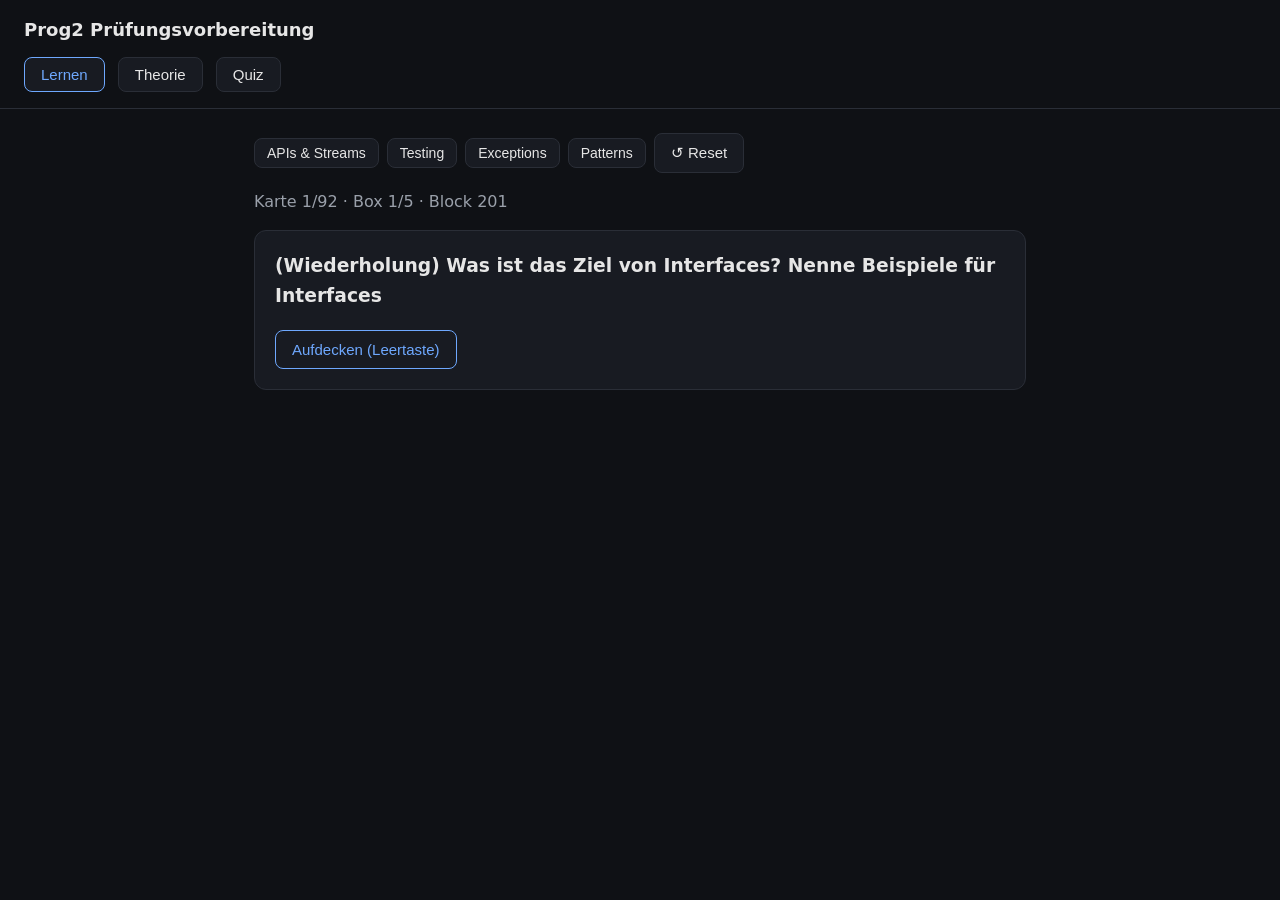
<file: prog2-test/index.html>
<!doctype html>
<html lang="de">
<head>
  <meta charset="utf-8">
  <meta name="viewport" content="width=device-width, initial-scale=1">
  <title>Prog2 Prüfungsvorbereitung</title>
  <link rel="stylesheet" href="css/styles.css">
</head>
<body>
  <header>
    <h1>Prog2 Prüfungsvorbereitung</h1>
    <nav id="tabs">
      <button data-tab="learn" class="active">Lernen</button>
      <button data-tab="theory">Theorie</button>
      <button data-tab="quiz">Quiz</button>
    </nav>
  </header>
  <main>
    <section id="view-learn" class="view"></section>
    <section id="view-theory" class="view hidden"></section>
    <section id="view-quiz" class="view hidden"></section>
  </main>

  <!-- Daten: Basis zuerst, dann Content-Blöcke -->
  <script src="data/topics.js"></script>
  <script src="data/content-201.js"></script>
  <script src="data/content-202.js"></script>
  <script src="data/content-203.js"></script>
  <script src="data/content-204.js"></script>
  <!-- Ausführliche Theorie (ersetzt die knappen Einheiten aus den content-Dateien) -->
  <script src="data/theory-201.js"></script>
  <script src="data/theory-202.js"></script>
  <script src="data/theory-203.js"></script>
  <script src="data/theory-204.js"></script>
  <!-- Logik -->
  <script src="js/leitner.js"></script>
  <script src="js/quiz.js"></script>
  <script src="js/storage.js"></script>
  <script src="js/highlight.js"></script>
  <!-- UI -->
  <script src="js/app.js"></script>
</body>
</html>
</file>
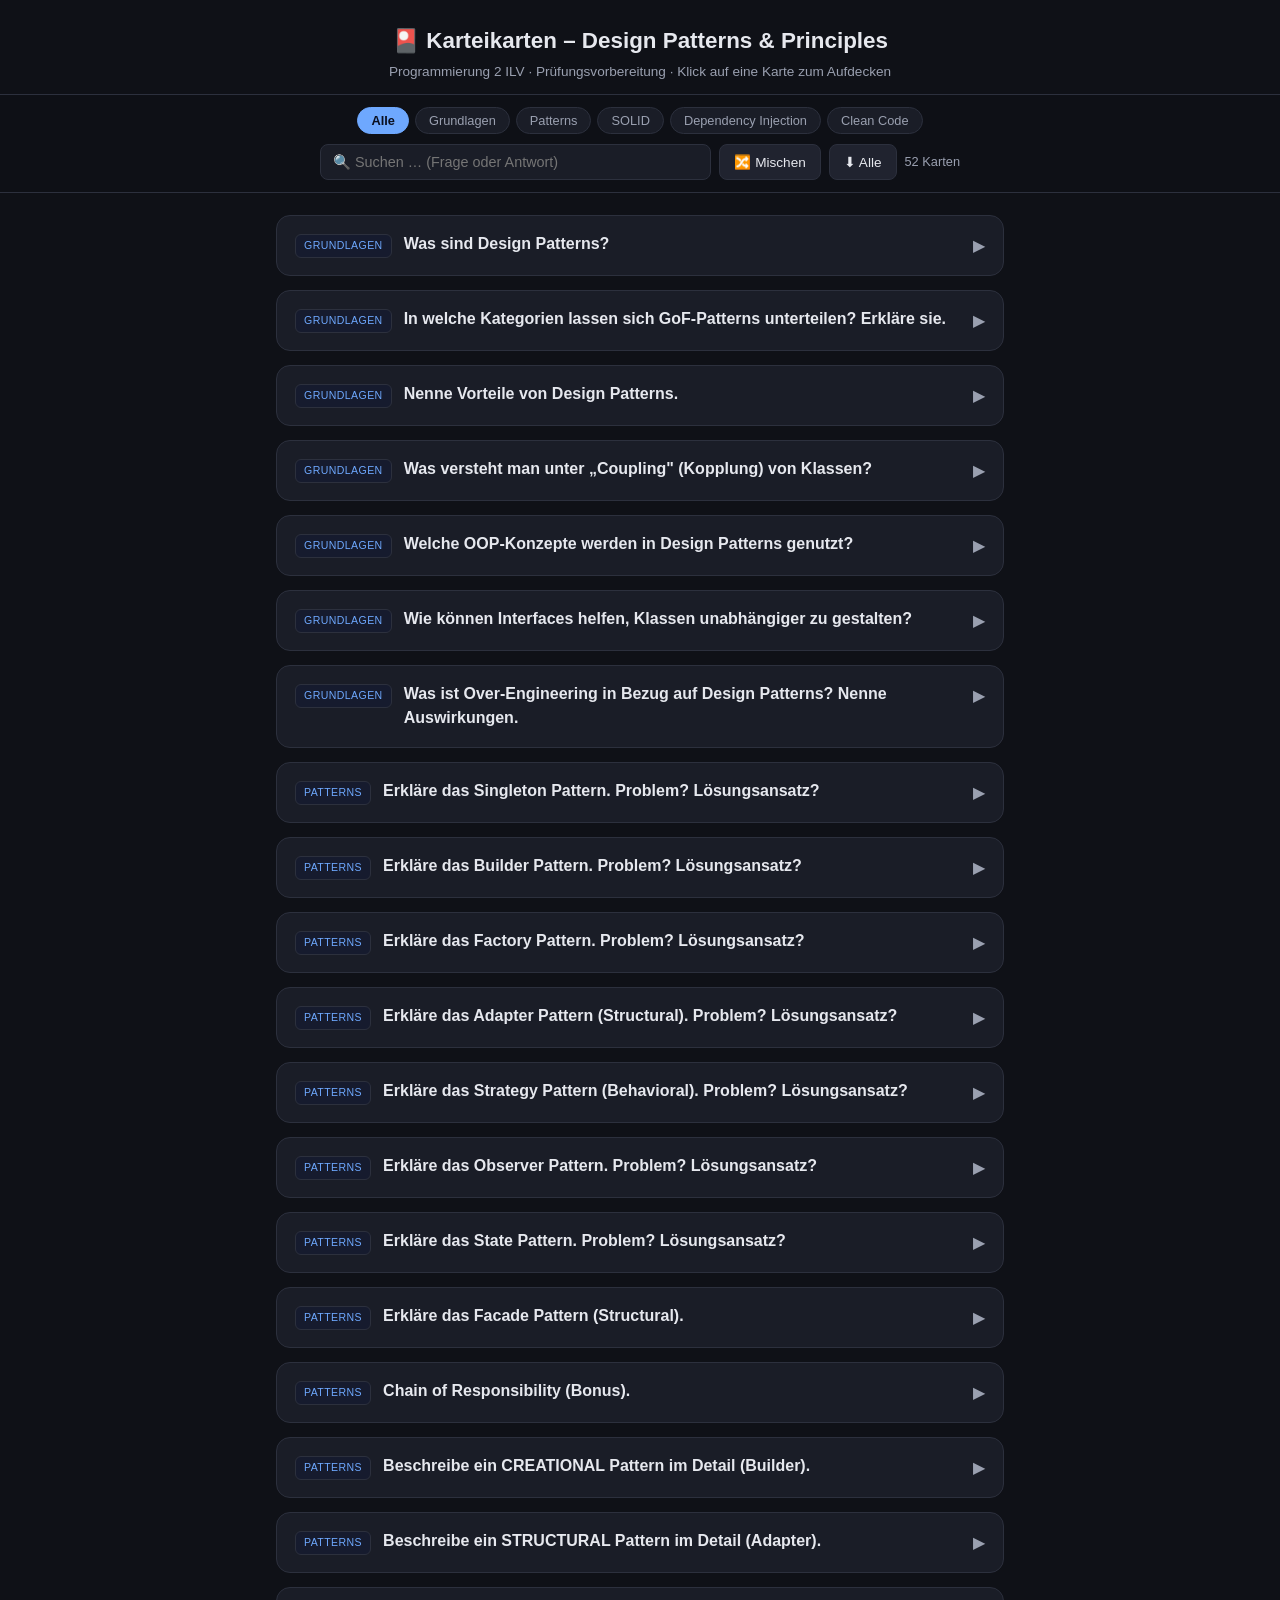
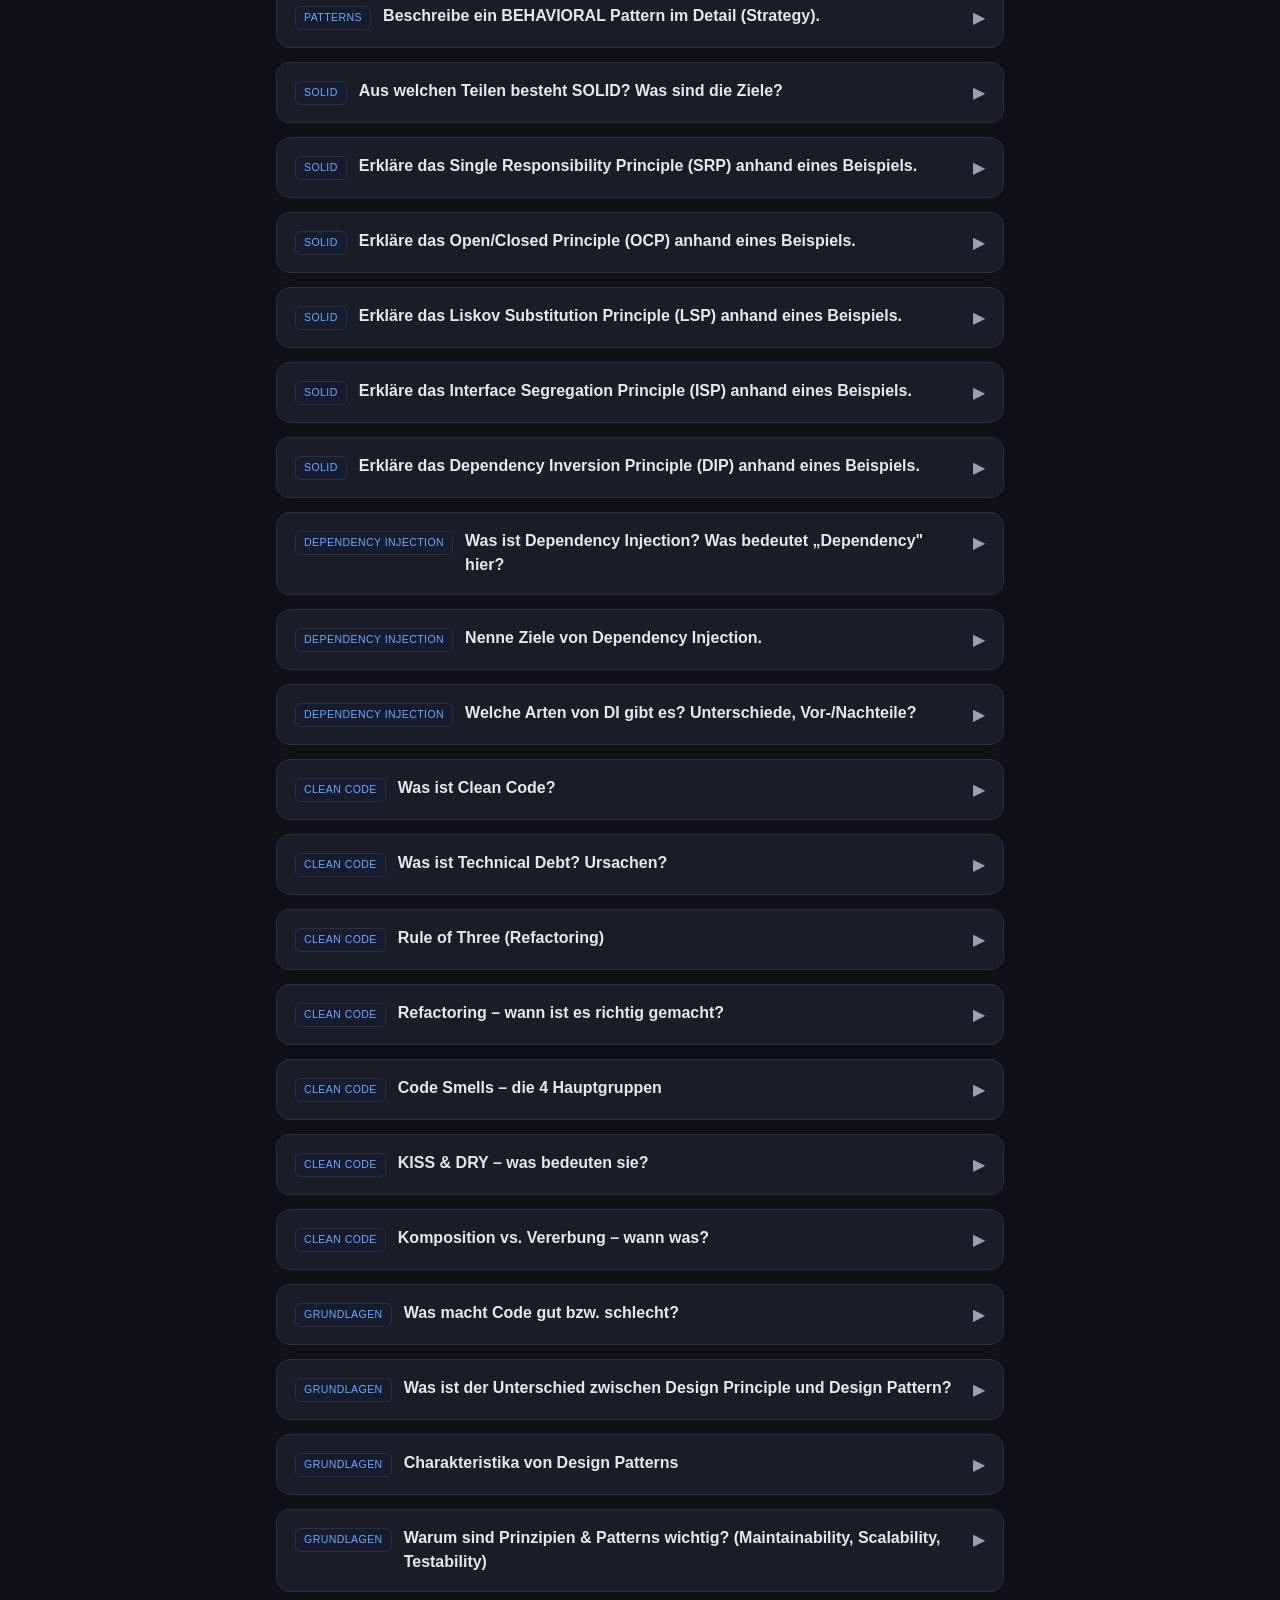
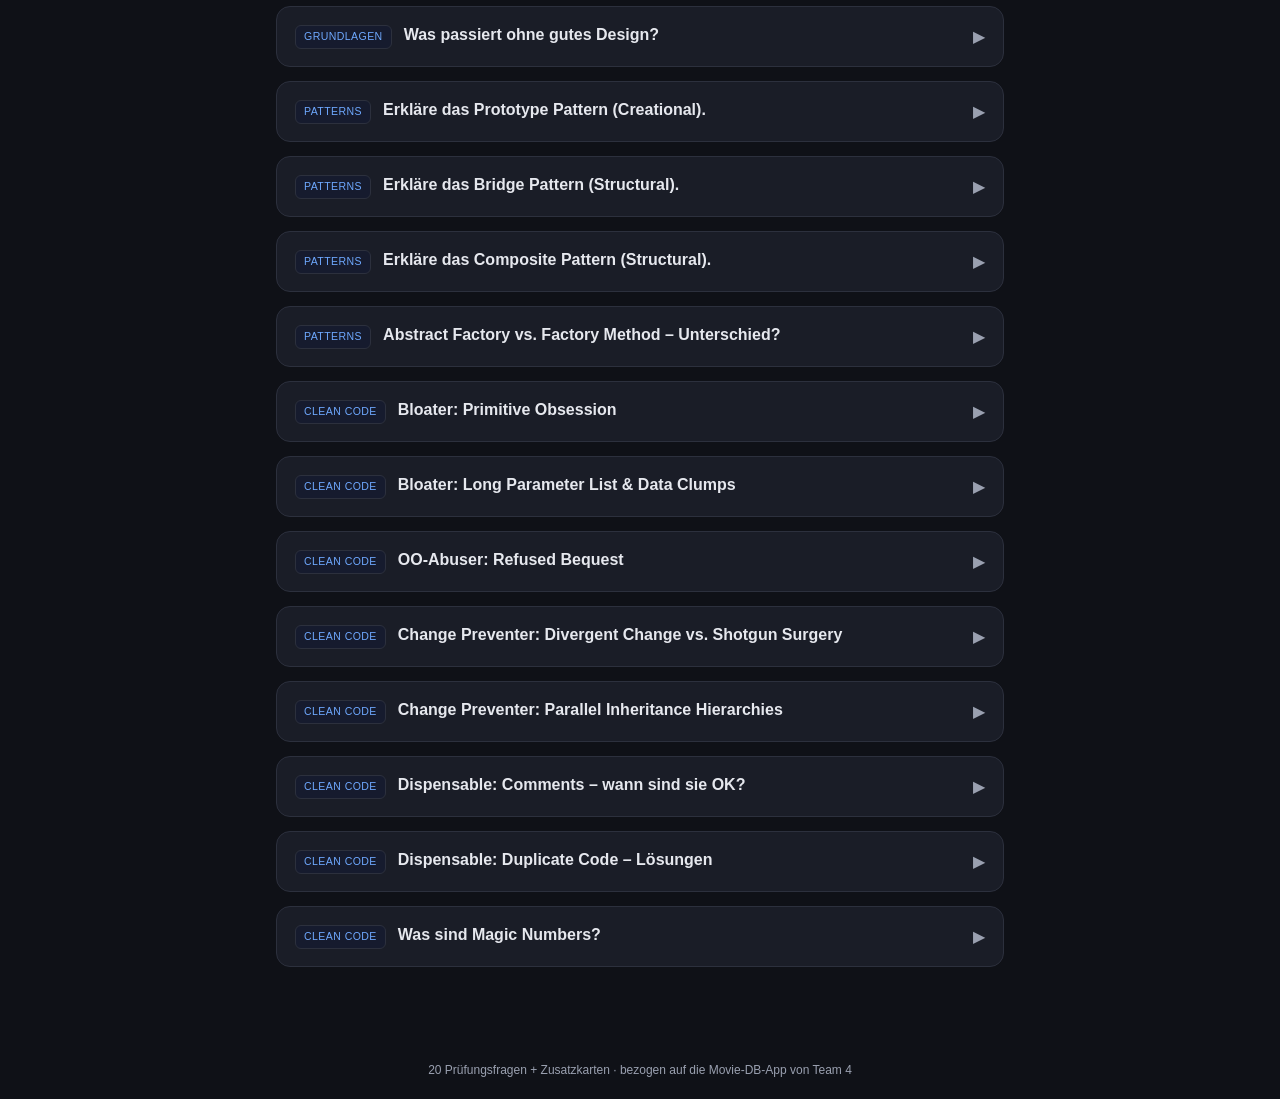
<file: prog2-exercise4/karteikarten.html>
<!DOCTYPE html>
<html lang="de">
<head>
<meta charset="UTF-8">
<meta name="viewport" content="width=device-width, initial-scale=1.0">
<title>Karteikarten – Design Patterns & Principles (PRG2)</title>
<style>
  :root {
    --bg: #0f1117;
    --card: #1a1d27;
    --card2: #20232f;
    --accent: #6ea8fe;
    --accent2: #7ee787;
    --text: #e6e8ee;
    --muted: #9aa0b0;
    --border: #2c303d;
    --back: #161b2e;
  }
  * { box-sizing: border-box; }
  body {
    margin: 0;
    font-family: -apple-system, BlinkMacSystemFont, "Segoe UI", Roboto, Helvetica, Arial, sans-serif;
    background: var(--bg);
    color: var(--text);
    line-height: 1.5;
  }
  header {
    padding: 24px 20px 12px;
    text-align: center;
    border-bottom: 1px solid var(--border);
  }
  header h1 { margin: 0 0 4px; font-size: 1.4rem; }
  header p { margin: 0; color: var(--muted); font-size: .85rem; }
  .toolbar {
    position: sticky; top: 0; z-index: 10;
    background: rgba(15,17,23,.92);
    backdrop-filter: blur(8px);
    border-bottom: 1px solid var(--border);
    padding: 12px 16px;
    display: flex; flex-direction: column; gap: 10px; align-items: center;
  }
  .cats { display: flex; flex-wrap: wrap; gap: 6px; justify-content: center; }
  .cat-btn {
    background: var(--card); color: var(--muted);
    border: 1px solid var(--border); border-radius: 999px;
    padding: 5px 13px; font-size: .8rem; cursor: pointer; transition: .15s;
  }
  .cat-btn:hover { color: var(--text); }
  .cat-btn.active { background: var(--accent); color: #0b1020; border-color: var(--accent); font-weight: 600; }
  .controls { display: flex; gap: 8px; align-items: center; flex-wrap: wrap; justify-content: center; width: 100%; max-width: 640px; }
  #search {
    flex: 1; min-width: 180px;
    background: var(--card); border: 1px solid var(--border); border-radius: 8px;
    color: var(--text); padding: 9px 12px; font-size: .9rem;
  }
  .btn {
    background: var(--card2); color: var(--text); border: 1px solid var(--border);
    border-radius: 8px; padding: 9px 14px; font-size: .85rem; cursor: pointer; transition: .15s;
  }
  .btn:hover { border-color: var(--accent); }
  .counter { color: var(--muted); font-size: .8rem; white-space: nowrap; }
  main { max-width: 760px; margin: 0 auto; padding: 22px 16px 60px; }
  .card {
    background: var(--card); border: 1px solid var(--border); border-radius: 14px;
    margin: 0 0 14px; overflow: hidden; transition: border-color .15s;
  }
  .card:hover { border-color: #3a4050; }
  .card-head {
    padding: 16px 18px; cursor: pointer; display: flex; gap: 12px; align-items: flex-start;
  }
  .card-head:hover { background: var(--card2); }
  .tag {
    font-size: .66rem; text-transform: uppercase; letter-spacing: .04em;
    background: var(--back); color: var(--accent); border: 1px solid var(--border);
    padding: 3px 8px; border-radius: 6px; white-space: nowrap; margin-top: 2px;
  }
  .q { font-weight: 600; font-size: 1rem; flex: 1; }
  .chev { color: var(--muted); transition: transform .2s; margin-top: 2px; }
  .card.open .chev { transform: rotate(90deg); }
  .answer {
    max-height: 0; overflow: hidden; transition: max-height .3s ease;
    border-top: 1px solid transparent;
  }
  .card.open .answer { max-height: 2200px; border-top-color: var(--border); }
  .answer-inner { padding: 16px 18px; color: #d3d7e2; font-size: .92rem; }
  .answer-inner ul { margin: 6px 0; padding-left: 20px; }
  .answer-inner li { margin: 3px 0; }
  .answer-inner code {
    background: var(--back); padding: 2px 6px; border-radius: 5px;
    font-size: .85em; color: var(--accent2); font-family: "SF Mono", Menlo, Consolas, monospace;
  }
  .answer-inner .app {
    margin-top: 12px; padding: 10px 12px; background: var(--back);
    border-left: 3px solid var(--accent2); border-radius: 0 8px 8px 0; font-size: .88rem;
  }
  .answer-inner .app b { color: var(--accent2); }
  .empty { text-align: center; color: var(--muted); padding: 40px; }
  footer { text-align: center; color: var(--muted); font-size: .75rem; padding: 20px; }
  mark { background: var(--accent); color: #0b1020; border-radius: 3px; padding: 0 2px; }
</style>
</head>
<body>
<header>
  <h1>🎴 Karteikarten – Design Patterns &amp; Principles</h1>
  <p>Programmierung 2 ILV · Prüfungsvorbereitung · Klick auf eine Karte zum Aufdecken</p>
</header>

<div class="toolbar">
  <div class="cats" id="cats"></div>
  <div class="controls">
    <input id="search" type="text" placeholder="🔍 Suchen … (Frage oder Antwort)">
    <button class="btn" id="shuffle">🔀 Mischen</button>
    <button class="btn" id="toggleAll">⬇︎ Alle</button>
    <span class="counter" id="counter"></span>
  </div>
</div>

<main id="list"></main>
<footer>20 Prüfungsfragen + Zusatzkarten · bezogen auf die Movie-DB-App von Team 4</footer>

<script>
const CARDS = [
  // ---------- GRUNDLAGEN ----------
  { cat: "Grundlagen", q: "Was sind Design Patterns?", a: `
    Erprobte, wiederverwendbare <b>Lösungsschablonen</b> für wiederkehrende Probleme im Software-Design.
    <ul>
      <li>Kein fertiger Code, sondern ein <b>Bauplan/Konzept</b>, den man an die eigene Situation anpasst.</li>
      <li>Sie wurden „gefunden, nicht erfunden" – aus der Praxis destilliert (Gang of Four, 1994).</li>
      <li>Schaffen ein <b>gemeinsames Vokabular</b> zwischen Entwicklern und dokumentieren bewährte Architektur.</li>
    </ul>` },

  { cat: "Grundlagen", q: "In welche Kategorien lassen sich GoF-Patterns unterteilen? Erkläre sie.", a: `
    Drei Kategorien nach ihrem <b>Zweck</b>:
    <ul>
      <li><b>Creational (Erzeugungsmuster):</b> regeln die Objekterzeugung, erhöhen Flexibilität &amp; Wiederverwendbarkeit. → Singleton, Builder, Factory, Prototype.</li>
      <li><b>Structural (Strukturmuster):</b> wie Objekte/Klassen zu größeren Strukturen zusammengesetzt werden, ohne starr zu werden. → Adapter, Bridge, Composite, Facade.</li>
      <li><b>Behavioral (Verhaltensmuster):</b> Kommunikation &amp; Verteilung von Verantwortlichkeiten zwischen Objekten. → Strategy, Observer, State, Chain of Responsibility.</li>
    </ul>` },

  { cat: "Grundlagen", q: "Nenne Vorteile von Design Patterns.", a: `
    <ul>
      <li>Wiederverwendbare, <b>erprobte Lösungen</b> – kein Rad neu erfinden.</li>
      <li><b>Gemeinsames Vokabular</b> → bessere Kommunikation im Team.</li>
      <li>Höhere <b>Wartbarkeit, Erweiterbarkeit und Testbarkeit</b>.</li>
      <li><b>Lose Kopplung</b> und mehr Flexibilität.</li>
      <li>Dokumentieren bewährte Design-Entscheidungen.</li>
    </ul>` },

  { cat: "Grundlagen", q: "Was versteht man unter „Coupling\" (Kopplung) von Klassen?", a: `
    Kopplung = <b>Grad der Abhängigkeit</b> zwischen Klassen/Modulen.
    <ul>
      <li><b>Hohe/Tight Coupling:</b> Klasse kennt konkrete Details einer anderen; eine Änderung erzwingt Änderungen an vielen Stellen → schwer test- und wartbar.</li>
      <li><b>Lose/Loose Coupling:</b> Klassen kommunizieren über <b>Abstraktionen (Interfaces)</b>; Implementierungen sind austauschbar.</li>
    </ul>
    Ziel guten Designs: <b>lose Kopplung + hohe Kohäsion</b>.` },

  { cat: "Grundlagen", q: "Welche OOP-Konzepte werden in Design Patterns genutzt?", a: `
    <ul>
      <li><b>Abstraktion</b> – Interfaces / abstrakte Klassen.</li>
      <li><b>Kapselung (Encapsulation)</b> – Details/Zustand verbergen.</li>
      <li><b>Vererbung (Inheritance)</b>.</li>
      <li><b>Polymorphie</b> – Kern vieler Patterns (z. B. Strategy ruft verschiedene Implementierungen über dasselbe Interface).</li>
      <li><b>Komposition statt Vererbung</b> &amp; „program to an interface, not an implementation".</li>
    </ul>` },

  { cat: "Grundlagen", q: "Wie können Interfaces helfen, Klassen unabhängiger zu gestalten?", a: `
    Interfaces trennen das <b>„Was" (Vertrag)</b> vom <b>„Wie" (Implementierung)</b>.
    <ul>
      <li>Eine Klasse hängt nur am Interface, nicht an der konkreten Klasse → Implementierungen <b>austauschbar</b>.</li>
      <li>Ermöglicht <b>Mocking im Test</b>, lose Kopplung, DIP und Dependency Injection.</li>
    </ul>
    <div class="app"><b>In unserer App:</b> <code>MovieService</code> hängt am <code>MovieRepository</code>-Interface – egal ob dahinter <code>JdbcMovieRepository</code> oder <code>InMemoryMovieRepository</code> steckt.</div>` },

  { cat: "Grundlagen", q: "Was ist Over-Engineering in Bezug auf Design Patterns? Nenne Auswirkungen.", a: `
    Patterns/Abstraktionen einbauen, die das aktuelle Problem <b>gar nicht braucht</b> („just in case" = <i>Speculative Generality</i>).
    <ul>
      <li>Unnötige <b>Komplexität</b>, schwerer lesbar/verständlich.</li>
      <li>Mehr Code = mehr <b>Wartungsaufwand &amp; Fehlerquellen</b>.</li>
      <li>Langsamere Entwicklung, höhere Einarbeitungszeit.</li>
    </ul>
    Patterns sollen Probleme <b>lösen</b>, nicht welche schaffen → Prinzip <b>KISS</b> beachten.` },

  // ---------- PATTERNS ----------
  { cat: "Patterns", q: "Erkläre das Singleton Pattern. Problem? Lösungsansatz?", a: `
    <b>Typ:</b> Creational.<br>
    <b>Intent:</b> Sicherstellen, dass eine Klasse <b>genau eine Instanz</b> hat, plus <b>globaler Zugriffspunkt</b>.<br>
    <b>Problem:</b> Eine gemeinsame Ressource (DB-Verbindung, Logger, Config) soll nur einmal existieren und überall erreichbar sein.<br>
    <b>Lösung:</b>
    <ul>
      <li>Konstruktor <code>private</code> (verhindert <code>new</code> von außen).</li>
      <li><code>private static</code> Feld für die Instanz.</li>
      <li><code>public static getInstance()</code> erzeugt die Instanz einmalig (lazy) und cached sie.</li>
    </ul>
    <b>Achtung:</b> globaler Zustand, Thread-Sicherheit, erschwert Testbarkeit (oft als Anti-Pattern kritisiert).` },

  { cat: "Patterns", q: "Erkläre das Builder Pattern. Problem? Lösungsansatz?", a: `
    <b>Typ:</b> Creational.<br>
    <b>Intent:</b> Komplexe Objekte <b>Schritt für Schritt</b> konstruieren.<br>
    <b>Problem:</b> Objekt mit vielen (optionalen) Feldern → „Telescoping Constructor" mit langer, fehleranfälliger Parameterliste.<br>
    <b>Lösung:</b> Konstruktion in eine eigene <b>Builder-Klasse</b> (oft statische innere Klasse) auslagern. Jede Setter-Methode gibt den Builder zurück (Fluent API/Method Chaining), <code>build()</code> erzeugt das Objekt. Man muss nicht alle Schritte aufrufen.
    <div class="app"><b>In unserer App:</b> <code>Movie.builder().title("Inception").genre("Sci-Fi").releaseYear(2010).build()</code> – statt eines Konstruktors mit vielen Parametern in falscher Reihenfolge.</div>` },

  { cat: "Patterns", q: "Erkläre das Factory Pattern. Problem? Lösungsansatz?", a: `
    <b>Typ:</b> Creational.<br>
    <b>Intent:</b> Objekterzeugung <b>kapseln</b> – der Client erzeugt Objekte über eine Factory statt direkt mit <code>new</code>, ohne die konkrete Klasse zu kennen.<br>
    <b>Problem:</b> <code>new</code> koppelt den Client fest an konkrete Klassen; Auswahl-/Erzeugungslogik ist verstreut.<br>
    <b>Lösung:</b> Eine Factory-Methode/-Klasse entscheidet, welche konkrete Implementierung eines gemeinsamen Interfaces erzeugt wird.
    <ul>
      <li><b>Factory Method:</b> Unterklassen entscheiden, welches Objekt erzeugt wird.</li>
      <li><b>Abstract Factory:</b> erzeugt Familien verwandter Objekte.</li>
    </ul>` },

  { cat: "Patterns", q: "Erkläre das Adapter Pattern (Structural). Problem? Lösungsansatz?", a: `
    <b>Typ:</b> Structural.<br>
    <b>Intent:</b> Lässt Objekte mit <b>inkompatiblen Interfaces</b> zusammenarbeiten.<br>
    <b>Problem:</b> Eine bestehende/3rd-Party-Klasse hat nicht das Interface, das der Client erwartet (Folie: App nutzt XML, Analytics-Lib will JSON).<br>
    <b>Lösung:</b> Ein <b>Adapter</b> implementiert das vom Client erwartete Interface und <b>wrappt</b> das Service-Objekt, übersetzt die Aufrufe. Client und Service bleiben unverändert; der Service weiß nichts vom Adapter.
    <div class="app"><b>In unserer App:</b> <code>GsonSerializer</code> implementiert unser <code>JsonSerializer</code>-Interface und wrappt die Gson-Bibliothek. Der Controller kennt nur <code>JsonSerializer</code> → Gson ist austauschbar &amp; mockbar (zugleich DIP).</div>` },

  { cat: "Patterns", q: "Erkläre das Strategy Pattern (Behavioral). Problem? Lösungsansatz?", a: `
    <b>Typ:</b> Behavioral.<br>
    <b>Intent:</b> Eine Familie <b>austauschbarer Algorithmen</b> hinter einem gemeinsamen Interface kapseln, zur Laufzeit wählbar.<br>
    <b>Problem:</b> Viele <code>if/else</code>- bzw. <code>switch</code>-Zweige wählen ein Verhalten; neues Verhalten erzwingt Änderung des bestehenden Codes (OCP-Verletzung).<br>
    <b>Lösung:</b> Jede Variante als eigene <b>Strategy-Klasse</b> hinter einem Interface; der Context bekommt eine Strategy injiziert/ausgewählt und delegiert. Neues Verhalten = neue Klasse, kein Eingriff in bestehenden Code.
    <div class="app"><b>In unserer App:</b> <code>ErrorMappingStrategy</code> mit <code>NotFound</code>-, <code>BadRequest</code>- und <code>DatabaseError</code>-Strategie; <code>HttpErrorResponder</code> wählt die passende. Neue Exception → neue Strategy.</div>` },

  { cat: "Patterns", q: "Erkläre das Observer Pattern. Problem? Lösungsansatz?", a: `
    <b>Typ:</b> Behavioral.<br>
    <b>Intent:</b> Ein <b>Abo-Mechanismus</b>, um mehrere Objekte über Ereignisse eines beobachteten Objekts zu benachrichtigen.<br>
    <b>Problem:</b> Subscriber wollen über Statusänderungen informiert werden. <i>Polling</i> (ständig nachfragen) ist ineffizient; der Publisher soll nicht alle (auch uninteressierte) benachrichtigen.<br>
    <b>Lösung:</b> Der <b>Publisher/Subject</b> führt eine Liste von <b>Subscribern</b> und bietet <code>subscribe / unsubscribe / notify</code>. Bei einer Änderung ruft er <code>update()</code> auf allen Subscribern. Er kennt nur das Subscriber-<b>Interface</b> → lose Kopplung.
    <br>Beispiel: <code>NewsAgency</code> (Publisher) → <code>NewsChannel</code> (Subscriber).` },

  { cat: "Patterns", q: "Erkläre das State Pattern. Problem? Lösungsansatz?", a: `
    <b>Typ:</b> Behavioral.<br>
    <b>Intent:</b> Ein Objekt ändert sein <b>Verhalten</b>, wenn sich sein <b>interner Zustand</b> ändert – als hätte es die Klasse gewechselt.<br>
    <b>Problem:</b> Endlicher Automat (Finite-State-Machine) mit vielen <code>if</code>/<code>switch</code> über den aktuellen Zustand; die Übergangslogik ist über alle Methoden verstreut → schwer wartbar.<br>
    <b>Lösung:</b> Pro Zustand eine eigene <b>State-Klasse</b>, die das zustandsspezifische Verhalten kapselt. Ein <b>Context</b>-Objekt hält eine Referenz auf das aktuelle State-Objekt und <b>delegiert</b> daran; Zustandswechsel = Austausch des State-Objekts.
    <br>Beispiel: Ampel <code>Red → Green → Yellow</code>, oder Dokument <code>Draft → Moderation → Published</code>.` },

  { cat: "Patterns", q: "Erkläre das Facade Pattern (Structural).", a: `
    <b>Typ:</b> Structural.<br>
    <b>Intent:</b> Bietet eine <b>einfache, einheitliche Schnittstelle</b> zu einem komplexen Subsystem und versteckt dessen Komplexität hinter einer „Fassade".<br>
    <b>Problem:</b> Clients müssten sonst viele Subsystem-Klassen direkt kennen und korrekt zusammenspielen.<br>
    <b>Lösung:</b> Eine Facade-Klasse bündelt die Aufrufe.
    <div class="app"><b>In unserer App:</b> <code>DatabaseUtil</code> versteckt Verbindungsaufbau + Schema-Initialisierung + Start der H2-Console hinter einfachen Methoden.</div>` },

  { cat: "Patterns", q: "Chain of Responsibility (Bonus).", a: `
    <b>Typ:</b> Behavioral.<br>
    Eine Anfrage wandert durch eine <b>Kette von Handlern</b>; jeder entscheidet, ob er sie bearbeitet oder weiterreicht. Entkoppelt <b>Sender von Empfänger</b>.
    <div class="app"><b>Verwandt in unserer App:</b> <code>HttpErrorResponder</code> prüft die Strategien der Reihe nach, bis eine die Exception „unterstützt" – ähnliche Idee.</div>` },

  { cat: "Patterns", q: "Beschreibe ein CREATIONAL Pattern im Detail (Builder).", a: `
    <b>Pattern:</b> Builder (Creational).<br>
    <b>Problem:</b> Ein <code>Movie</code> hat mehrere Felder (id, title, genre, releaseYear). Konstruktoren mit vielen Parametern sind unleserlich und fehleranfällig (Reihenfolge!).<br>
    <b>Lösung:</b> Statische innere <code>Builder</code>-Klasse, Fluent-Methoden geben <code>this</code> zurück, <code>build()</code> erzeugt das Objekt:
    <div class="app"><b>Code:</b> <code>Movie.builder().title("Inception").genre("Sci-Fi").releaseYear(2010).build()</code><br>
    <b>Sinnvoll, weil:</b> lesbare, sichere Objekterzeugung; optionale Felder ohne Konstruktor-Explosion.</div>` },

  { cat: "Patterns", q: "Beschreibe ein STRUCTURAL Pattern im Detail (Adapter).", a: `
    <b>Pattern:</b> Adapter (Structural).<br>
    <b>Problem:</b> Der Controller war direkt an die konkrete Bibliothek <b>Gson</b> gekoppelt (<code>new Gson()</code>, <code>gson.toJson()</code>).<br>
    <b>Lösung:</b> Eigenes Interface <code>JsonSerializer</code> + <code>GsonSerializer</code>, das Gson kapselt/„adaptiert".
    <div class="app"><b>Sinnvoll, weil:</b> der Controller hängt am Interface statt an Gson → JSON-Lib austauschbar (z. B. Jackson), zentral konfigurierbar, im Test mockbar. Erfüllt zugleich <b>DIP</b>.</div>` },

  { cat: "Patterns", q: "Beschreibe ein BEHAVIORAL Pattern im Detail (Strategy).", a: `
    <b>Pattern:</b> Strategy (Behavioral).<br>
    <b>Problem:</b> Das Exception→HTTP-Mapping war eine <code>if (e instanceof …)</code>-Kette im Controller. Neue Exception = Kette ändern.<br>
    <b>Lösung:</b> Interface <code>ErrorMappingStrategy</code> (<code>supports()</code>, <code>statusCode()</code>, <code>message()</code>) mit je einer Strategie pro Fehlertyp; <code>HttpErrorResponder</code> iteriert und wählt die erste passende.
    <div class="app"><b>Sinnvoll, weil:</b> neue Exception = neue Strategy-Klasse registrieren, ohne bestehenden Code zu ändern → erfüllt zugleich <b>OCP</b> &amp; <b>SRP</b>.</div>` },

  // ---------- SOLID ----------
  { cat: "SOLID", q: "Aus welchen Teilen besteht SOLID? Was sind die Ziele?", a: `
    <ul>
      <li><b>S</b> – Single Responsibility Principle</li>
      <li><b>O</b> – Open/Closed Principle</li>
      <li><b>L</b> – Liskov Substitution Principle</li>
      <li><b>I</b> – Interface Segregation Principle</li>
      <li><b>D</b> – Dependency Inversion Principle</li>
    </ul>
    <b>Ziele:</b> bessere Modularität, weniger Bugs durch Designfehler, höhere <b>Wartbarkeit, Erweiterbarkeit und Testbarkeit</b>, lose Kopplung.` },

  { cat: "SOLID", q: "Erkläre das Single Responsibility Principle (SRP) anhand eines Beispiels.", a: `
    Eine Klasse soll <b>nur einen Grund zur Änderung</b> haben = genau eine Verantwortlichkeit.<br>
    <b>Folie:</b> <code>UserManager</code>, der speichern <b>und</b> E-Mail validieren macht → aufteilen in <code>UserRepository</code> (DB) + <code>UserValidator</code> (Validierung).
    <div class="app"><b>In unserer App:</b> <code>Movie</code> war Datenmodell + Sample-Daten-Generator + JSON-Serialisierung. Reduziert auf <b>reines Datenobjekt</b>; das Exception→HTTP-Mapping wurde aus <code>MovieController</code> in <code>HttpErrorResponder</code> ausgelagert.</div>` },

  { cat: "SOLID", q: "Erkläre das Open/Closed Principle (OCP) anhand eines Beispiels.", a: `
    <b>Offen für Erweiterung, geschlossen für Modifikation</b> – neue Funktionalität ohne Änderung bestehenden Codes.<br>
    <b>Folie:</b> <code>PaymentProcessor</code> mit <code>if(method=="credit")…</code> → <code>PaymentMethod</code>-Interface + Implementierungen; neue Zahlart = neue Klasse.
    <div class="app"><b>In unserer App:</b> <code>ErrorMappingStrategy</code> – eine neue Exception bedeutet eine neue Strategy-Klasse; <code>HttpErrorResponder</code> bleibt unverändert.</div>` },

  { cat: "SOLID", q: "Erkläre das Liskov Substitution Principle (LSP) anhand eines Beispiels.", a: `
    Objekte einer Unterklasse müssen die Basisklasse <b>ersetzen können, ohne die Korrektheit zu brechen</b>.<br>
    <b>Folie:</b> <code>Ostrich extends Bird</code> mit <code>fly()</code>, das eine Exception wirft → bricht Code, der <code>fly()</code> erwartet. Besser: <code>Bird</code> + <code>FlyingBird</code> trennen.
    <div class="app"><b>In unserer App:</b> <code>JdbcMovieRepository</code> und <code>InMemoryMovieRepository</code> erfüllen denselben <code>MovieRepository</code>-Vertrag – <code>MovieService</code> funktioniert mit beiden identisch.</div>` },

  { cat: "SOLID", q: "Erkläre das Interface Segregation Principle (ISP) anhand eines Beispiels.", a: `
    Clients sollen <b>nicht von Methoden abhängen, die sie nicht nutzen</b> → kleine, fokussierte Interfaces.<br>
    <b>Folie:</b> <code>Worker{work, eat}</code>; ein <code>Robot</code> müsste <code>eat()</code> implementieren (UnsupportedOperation) → aufteilen in <code>Workable</code> + <code>Eatable</code>.
    <div class="app"><b>In unserer App:</b> <code>MovieRepository</code> in <code>MovieReader</code> (findAll) + <code>MovieWriter</code> (add/update/delete/deleteAll) getrennt. Ein nur-lesender Client hängt nur am <code>MovieReader</code>.</div>` },

  { cat: "SOLID", q: "Erkläre das Dependency Inversion Principle (DIP) anhand eines Beispiels.", a: `
    High-Level-Module sollen <b>nicht von Low-Level-Modulen</b> abhängen, sondern <b>beide von Abstraktionen</b> (Interfaces).<br>
    <b>Folie:</b> <code>NotificationManager</code> erzeugt selbst <code>new SMTPEmailService()</code> → fest gekoppelt. Besser: <code>EmailService</code>-Interface + Injection.
    <div class="app"><b>In unserer App:</b> <code>MovieService</code> hängt am <code>MovieRepository</code>-Interface (nicht an JDBC), <code>MovieController</code> am <code>JsonSerializer</code>-Interface (nicht an Gson). Abhängigkeiten werden injiziert.</div>` },

  // ---------- DEPENDENCY INJECTION ----------
  { cat: "Dependency Injection", q: "Was ist Dependency Injection? Was bedeutet „Dependency\" hier?", a: `
    <b>DI</b> = Technik, bei der eine Klasse ihre Abhängigkeiten <b>von außen bekommt</b>, statt sie selbst mit <code>new</code> zu erzeugen (Trennung von Erzeugung und Nutzung).<br>
    <b>Dependency</b> = ein Objekt, das die Klasse zum Arbeiten <b>braucht</b>.
    <div class="app"><b>In unserer App:</b> <code>MovieService</code> braucht ein <code>MovieRepository</code> → es wird per Konstruktor injiziert: <code>new MovieService(repository)</code>.</div>` },

  { cat: "Dependency Injection", q: "Nenne Ziele von Dependency Injection.", a: `
    <ul>
      <li><b>Lose Kopplung</b> – Erzeugung von Nutzung entkoppeln.</li>
      <li>Unterstützt <b>SRP</b> und <b>DIP</b>.</li>
      <li><b>Einfaches Testen</b> – Mocks/Stubs injizierbar.</li>
      <li><b>Austauschbarkeit</b> der Implementierungen, bessere Wartbarkeit &amp; Flexibilität.</li>
    </ul>` },

  { cat: "Dependency Injection", q: "Welche Arten von DI gibt es? Unterschiede, Vor-/Nachteile?", a: `
    <ul>
      <li><b>Constructor Injection</b> (über Konstruktor): + Pflicht-Abhängigkeiten garantiert, Objekt immer vollständig/immutable, gut testbar. − bei sehr vielen Deps lange Parameterliste. <i>(In unserer App verwendet.)</i></li>
      <li><b>Setter/Method Injection</b> (über Setter): + flexibel, optionale Abhängigkeiten, nachträglich änderbar. − Objekt kann unvollständig sein, mutable.</li>
      <li><b>Field/Interface Injection</b> (direkt ins Feld, oft per Framework/Reflection, z. B. <code>@Autowired</code>): + wenig Boilerplate. − schwer testbar ohne Framework, versteckte Abhängigkeiten.</li>
    </ul>
    <b>Empfehlung:</b> Constructor Injection bevorzugen.` },

  // ---------- CLEAN CODE & SMELLS ----------
  { cat: "Clean Code", q: "Was ist Clean Code?", a: `
    Code, der für andere Entwickler <b>sofort verständlich</b> ist – nicht nur clevere Algorithmen.
    <ul>
      <li>Gute <b>Benennung</b>, kleine Klassen/Methoden, keine <b>Magic Numbers</b>.</li>
      <li>Lesbar, wartbar, leicht erweiterbar.</li>
    </ul>` },

  { cat: "Clean Code", q: "Was ist Technical Debt? Ursachen?", a: `
    „Technische Schuld" = <b>Folgekosten</b> durch schnelle/unsaubere Lösungen, die später teuer nachgebessert werden müssen.<br>
    <b>Ursachen:</b> Business-/Zeitdruck, fehlendes Verständnis (Mgmt sieht Wert von Refactoring nicht), hohe Kopplung der Komponenten, fehlende Tests/Doku, verzögertes Refactoring, lange parallele Branches, Inkompetenz.` },

  { cat: "Clean Code", q: "Rule of Three (Refactoring)", a: `
    <ol>
      <li>Beim <b>ersten</b> Mal: einfach umsetzen.</li>
      <li>Beim <b>zweiten</b> (ähnlichen) Mal: zähneknirschend wiederholen.</li>
      <li>Beim <b>dritten</b> Mal: <b>refactoren</b> (z. B. Duplikate extrahieren).</li>
    </ol>
    Eng verwandt mit <b>DRY</b>.` },

  { cat: "Clean Code", q: "Refactoring – wann ist es richtig gemacht?", a: `
    <ul>
      <li>Code wird <b>sauberer</b> – Lesbarkeit/Struktur verbessern sich (sonst Ziel verfehlt).</li>
      <li><b>Kleine, fokussierte</b> Schritte statt großer Umbauten.</li>
      <li><b>Keine neue Funktionalität</b> während des Refactorings.</li>
      <li>Alle bestehenden <b>Tests müssen danach grün</b> sein.</li>
    </ul>` },

  { cat: "Clean Code", q: "Code Smells – die 4 Hauptgruppen", a: `
    <ul>
      <li><b>Bloaters:</b> aufgebläht – Long Method, Large Class, Primitive Obsession, Long Parameter List, Data Clumps.</li>
      <li><b>OO-Abusers:</b> falsch genutzte OOP – z. B. Vererbung nur zum Code-Reuse (besser Komposition).</li>
      <li><b>Change Preventers:</b> eine Änderung erzwingt viele Änderungen an anderen Stellen.</li>
      <li><b>Dispensables:</b> Entbehrliches – Comments, Duplicate Code, Dead Code, Speculative Generality.</li>
    </ul>` },

  { cat: "Clean Code", q: "KISS & DRY – was bedeuten sie?", a: `
    <ul>
      <li><b>KISS</b> (Keep It Simple, Stupid): so einfach wie möglich; kleine Methoden (~40–50 Zeilen), eine Aufgabe pro Methode → Bugs schneller finden.</li>
      <li><b>DRY</b> (Don't Repeat Yourself): kein Copy-Paste; Logik nur an <b>einer</b> Stelle → nur einmal ändern.</li>
    </ul>` },

  { cat: "Clean Code", q: "Komposition vs. Vererbung – wann was?", a: `
    Vererbung nur bei echter <b>„ist-ein"</b>-Beziehung. Wird sie nur zum <b>Code-Reuse</b> missbraucht (<code>Car extends Logger</code>), entsteht ein OO-Abuser-Smell.<br>
    Besser <b>Komposition/Delegation</b>: <code>Car</code> <b>hat</b> einen <code>Logger</code> (als Feld). Grundsatz: <b>„Composition over inheritance"</b>.` },

  // ---------- ERWEITERUNG: GRUNDLAGEN ----------
  { cat: "Grundlagen", q: "Was macht Code gut bzw. schlecht?", a: `
    <b>Schlechter Code:</b> schwer lesbar, schlechte Variablen-/Methodennamen, aufgeblähte Klassen/Methoden, Magic Numbers, Duplikate, hohe Kopplung, keine Tests.<br>
    <b>Guter Code:</b> für andere sofort verständlich, gute Namen, kleine fokussierte Einheiten, keine Duplikate, lose gekoppelt, getestet, leicht erweiterbar.` },

  { cat: "Grundlagen", q: "Was ist der Unterschied zwischen Design Principle und Design Pattern?", a: `
    <ul>
      <li><b>Design Principle:</b> High-Level-<b>Richtlinie/Regel</b> für gutes Design (z. B. SRP, DRY, KISS). Das „Warum".</li>
      <li><b>Design Pattern:</b> konkrete, wiederverwendbare <b>Lösungsschablone</b> für ein wiederkehrendes Problem (z. B. Strategy, Adapter). Das „Wie".</li>
    </ul>
    Merksatz: <b>Prinzipien sind die Regeln des guten Designs, Patterns der Werkzeugkasten</b> wiederverwendbarer Lösungen.` },

  { cat: "Grundlagen", q: "Charakteristika von Design Patterns", a: `
    <ul>
      <li>Adressieren ein <b>konkretes Problem</b> und liefern eine Lösung.</li>
      <li>Dokumentieren <b>gut getestete Design-Erfahrung</b>.</li>
      <li>Identifizieren und spezifizieren <b>Abstraktionen</b>.</li>
      <li>Liefern ein <b>gemeinsames Vokabular</b> und Verständnis.</li>
      <li>Sind ein Mittel zur <b>Dokumentation von Software-Architektur</b>.</li>
      <li>Helfen beim Erstellen/Warten <b>komplexer, heterogener Systeme</b>.</li>
    </ul>` },

  { cat: "Grundlagen", q: "Warum sind Prinzipien & Patterns wichtig? (Maintainability, Scalability, Testability)", a: `
    <ul>
      <li><b>Maintainability (Wartbarkeit):</b> sauberer Code ist leichter zu lesen/ändern/debuggen; eine Änderung bricht nicht unzusammenhängende Teile.</li>
      <li><b>Scalability (Skalierbarkeit):</b> neue Features mit minimaler Änderung am Bestand; modular &amp; erweiterbar durch Abstraktion (Bsp: Strategy → neue Zahlart ohne Kernänderung).</li>
      <li><b>Testability (Testbarkeit):</b> Trennung der Belange + lose Kopplung → einfaches Unit-Testing; DI + Interfaces ermöglichen Mocking.</li>
    </ul>` },

  { cat: "Grundlagen", q: "Was passiert ohne gutes Design?", a: `
    <ul>
      <li>Code wird ein „Spaghetti-Code"-Knäuel.</li>
      <li>Kleine Änderungen verursachen Bugs im ganzen System.</li>
      <li>Teams können schlecht zusammenarbeiten.</li>
      <li>Features dauern länger.</li>
    </ul>` },

  // ---------- ERWEITERUNG: PATTERNS ----------
  { cat: "Patterns", q: "Erkläre das Prototype Pattern (Creational).", a: `
    <b>Typ:</b> Creational.<br>
    <b>Intent:</b> Neue Objekte durch <b>Klonen</b> eines bestehenden „Prototyps" erzeugen, statt sie teuer von Grund auf zu bauen.<br>
    <b>Problem:</b> Objekterzeugung ist teuer/komplex, oder die konkrete Klasse soll zur Laufzeit nicht bekannt sein.<br>
    <b>Lösung:</b> Ein <code>clone()</code>/Kopier-Mechanismus erzeugt eine Kopie des vorhandenen Objekts inkl. Zustand.` },

  { cat: "Patterns", q: "Erkläre das Bridge Pattern (Structural).", a: `
    <b>Typ:</b> Structural.<br>
    <b>Intent:</b> Trennt eine <b>Abstraktion</b> von ihrer <b>Implementierung</b>, sodass beide unabhängig variieren können.<br>
    <b>Problem:</b> Zwei Dimensionen (z. B. Form × Farbe) würden per Vererbung zu einer Klassenexplosion führen.<br>
    <b>Lösung:</b> Zwei getrennte Hierarchien, per <b>Komposition</b> verbunden – die Abstraktion hält eine Referenz auf die Implementierung.` },

  { cat: "Patterns", q: "Erkläre das Composite Pattern (Structural).", a: `
    <b>Typ:</b> Structural.<br>
    <b>Intent:</b> Objekte in <b>Baumstrukturen</b> anordnen und Einzelobjekte sowie Kompositionen <b>einheitlich</b> über dasselbe Interface behandeln.<br>
    <b>Problem:</b> Client müsste sonst zwischen „Blatt" und „Container" unterscheiden.<br>
    <b>Lösung:</b> Gemeinsames Interface für Blätter und Container; Container delegieren an ihre Kinder. Bsp: Datei/Ordner, UI-Komponenten.` },

  { cat: "Patterns", q: "Abstract Factory vs. Factory Method – Unterschied?", a: `
    <ul>
      <li><b>Factory Method:</b> eine Methode, deren <b>Unterklassen entscheiden</b>, welche konkrete Klasse erzeugt wird – erzeugt <b>ein</b> Produkt.</li>
      <li><b>Abstract Factory:</b> ein Interface zur Erzeugung ganzer <b>Familien verwandter Produkte</b>, ohne deren konkrete Klassen zu nennen.</li>
    </ul>
    Beide entkoppeln den Client von <code>new</code> und konkreten Klassen.` },

  // ---------- ERWEITERUNG: CLEAN CODE / SMELLS ----------
  { cat: "Clean Code", q: "Bloater: Primitive Obsession", a: `
    Konzepte werden mit <b>Primitiven</b> (String, int) statt mit kleinen eigenen Klassen abgebildet („ist ja nur ein Feld").<br>
    <b>Problem:</b> Logik/Validierung verstreut, keine Typsicherheit (z. B. Geld als <code>double</code>, Telefonnr. als <code>String</code>).<br>
    <b>Lösung:</b> zusammengehörige Felder in <b>Klassen/Value Objects</b> gruppieren.` },

  { cat: "Clean Code", q: "Bloater: Long Parameter List & Data Clumps", a: `
    <ul>
      <li><b>Long Parameter List:</b> mehr als 3–4 Parameter pro Methode → Zeichen für mehrere Algorithmen in einer Methode.</li>
      <li><b>Data Clumps:</b> dieselben Variablengruppen tauchen an mehreren Stellen auf (z. B. Connection-String-Bündel).</li>
    </ul>
    <b>Lösung:</b> zu einem <b>Parameter-Objekt</b> zusammenfassen / Daten als Objekt übergeben.` },

  { cat: "Clean Code", q: "OO-Abuser: Refused Bequest", a: `
    Eine Unterklasse nutzt nur <b>einen Teil</b> der geerbten Methoden/Felder → Vererbung passt nicht wirklich.<br>
    <b>Lösung:</b>
    <ul>
      <li>Wenn Vererbung sinnvoll: ungenutzte Felder/Methoden bereinigen, Gemeinsames in echte Superklasse extrahieren.</li>
      <li>Wenn nicht: Vererbung durch <b>Komposition</b> ersetzen.</li>
    </ul>` },

  { cat: "Clean Code", q: "Change Preventer: Divergent Change vs. Shotgun Surgery", a: `
    <ul>
      <li><b>Divergent Change:</b> <i>eine</i> Klasse muss aus <b>vielen verschiedenen Gründen</b> geändert werden → zu viele Verantwortlichkeiten (SRP-Verstoß).</li>
      <li><b>Shotgun Surgery:</b> <i>eine</i> Änderung erzwingt <b>viele kleine Änderungen in vielen Klassen</b> → Verantwortung zu stark verstreut.</li>
    </ul>
    <b>Lösung:</b> Verantwortlichkeiten sinnvoll bündeln (zusammengehöriges Verhalten in eine Klasse).` },

  { cat: "Clean Code", q: "Change Preventer: Parallel Inheritance Hierarchies", a: `
    Jedes Mal, wenn du eine Unterklasse einer Hierarchie anlegst, musst du auch eine Unterklasse einer <b>anderen</b> Hierarchie anlegen.<br>
    <b>Lösung:</b> <b>Komposition</b> – Instanzen der einen Hierarchie referenzieren Instanzen der anderen.` },

  { cat: "Clean Code", q: "Dispensable: Comments – wann sind sie OK?", a: `
    „Der beste Kommentar ist ein guter Name für Methode/Klasse." Code so strukturieren, dass Kommentare <b>unnötig</b> werden.<br>
    <b>Kommentare berechtigt für:</b>
    <ul>
      <li><b>Warum</b> etwas auf bestimmte Weise umgesetzt ist.</li>
      <li>Erklärung <b>komplexer Algorithmen</b>.</li>
    </ul>` },

  { cat: "Clean Code", q: "Dispensable: Duplicate Code – Lösungen", a: `
    <ul>
      <li>Gleicher Code in mehreren Methoden einer Klasse → <b>Methode extrahieren</b>.</li>
      <li>In Subklassen gleicher Ebene → Methode extrahieren &amp; gemeinsames Feld <b>hochziehen (pull up)</b>.</li>
      <li>In allen Zweigen eines <code>if</code> → <b>aus dem Bedingungsbaum herausziehen</b>.</li>
      <li>In verschiedenen Klassen → gemeinsame <b>Superklasse</b> oder neue Komponente.</li>
    </ul>` },

  { cat: "Clean Code", q: "Was sind Magic Numbers?", a: `
    Unbenannte Zahlen/Strings direkt im Code (z. B. <code>8080</code>, <code>200</code>), deren Bedeutung unklar ist.<br>
    <b>Lösung:</b> durch <b>benannte Konstanten</b> ersetzen.
    <div class="app"><b>In unserer App:</b> <code>private static final int SERVER_PORT = 8080;</code> statt der nackten Zahl im Code.</div>` },
];

let active = "Alle";
let query = "";
const list = document.getElementById("list");
const cats = ["Alle", ...[...new Set(CARDS.map(c => c.cat))]];

function buildCats() {
  const wrap = document.getElementById("cats");
  wrap.innerHTML = "";
  cats.forEach(c => {
    const b = document.createElement("button");
    b.className = "cat-btn" + (c === active ? " active" : "");
    b.textContent = c;
    b.onclick = () => { active = c; buildCats(); render(); };
    wrap.appendChild(b);
  });
}

function esc(s){ return s.replace(/[&<>]/g, m => ({"&":"&amp;","<":"&lt;",">":"&gt;"}[m])); }
function highlight(text){
  if(!query) return text;
  const q = query.replace(/[.*+?^${}()|[\]\\]/g,"\\$&");
  return text.replace(new RegExp("("+q+")","gi"), "<mark>$1</mark>");
}

function render() {
  const q = query.toLowerCase();
  const filtered = CARDS.filter(c =>
    (active === "Alle" || c.cat === active) &&
    (q === "" || c.q.toLowerCase().includes(q) || c.a.toLowerCase().includes(q))
  );
  document.getElementById("counter").textContent = filtered.length + " Karten";
  if (!filtered.length) { list.innerHTML = '<div class="empty">Keine Karten gefunden.</div>'; return; }
  list.innerHTML = "";
  filtered.forEach(c => {
    const card = document.createElement("div");
    card.className = "card";
    card.innerHTML =
      '<div class="card-head"><span class="tag">'+c.cat+'</span>'+
      '<span class="q">'+highlight(esc(c.q))+'</span>'+
      '<span class="chev">▶</span></div>'+
      '<div class="answer"><div class="answer-inner">'+c.a+'</div></div>';
    card.querySelector(".card-head").onclick = () => card.classList.toggle("open");
    list.appendChild(card);
  });
}

document.getElementById("search").addEventListener("input", e => { query = e.target.value; render(); });
document.getElementById("shuffle").onclick = () => {
  for (let i = CARDS.length - 1; i > 0; i--) { const j = Math.floor(Math.random()*(i+1)); [CARDS[i],CARDS[j]]=[CARDS[j],CARDS[i]]; }
  render();
};
let allOpen = false;
document.getElementById("toggleAll").onclick = (e) => {
  allOpen = !allOpen;
  document.querySelectorAll(".card").forEach(c => c.classList.toggle("open", allOpen));
  e.target.textContent = allOpen ? "⬆︎ Zu" : "⬇︎ Alle";
};

buildCats();
render();
</script>
</body>
</html>
</file>
<file: prog2-test/css/styles.css>
:root {
  --bg: #0f1115; --panel: #181b22; --panel2: #1f232c; --text: #e6e6e6; --muted: #9aa0aa;
  --accent: #6ea8fe; --ok: #4caf50; --warn: #ffb454; --err: #ef5350; --border: #2a2e37;
}
* { box-sizing: border-box; }
body { margin: 0; background: var(--bg); color: var(--text);
  font: 16px/1.6 system-ui, -apple-system, Segoe UI, Roboto, sans-serif; }
header { padding: 16px 24px; border-bottom: 1px solid var(--border); position: sticky; top: 0; background: var(--bg); z-index: 5; }
h1 { font-size: 18px; margin: 0 0 12px; }
h3 { margin-top: 0; }
#tabs button { background: var(--panel); color: var(--text); border: 1px solid var(--border);
  padding: 8px 16px; margin-right: 8px; border-radius: 8px; cursor: pointer; font-size: 15px; }
#tabs button.active { border-color: var(--accent); color: var(--accent); }
main { max-width: 820px; margin: 0 auto; padding: 24px; }
.view.hidden { display: none; }
.card { background: var(--panel); border: 1px solid var(--border); border-radius: 12px; padding: 20px; }
.answer { margin-bottom: 8px; }
.answer ul, .answer ol { margin: 6px 0 6px 20px; }
.answer code { background: var(--panel2); padding: 1px 5px; border-radius: 4px; font-family: ui-monospace, Menlo, monospace; font-size: 0.92em; }
.src { font-size: 13px; margin-top: 10px; }
hr { border: none; border-top: 1px solid var(--border); margin: 16px 0; }
h4 { margin: 14px 0 4px; color: var(--accent); font-size: 14px; text-transform: uppercase; letter-spacing: .04em; }
.btn { background: var(--panel); color: var(--text); border: 1px solid var(--border);
  padding: 10px 16px; border-radius: 8px; cursor: pointer; font-size: 15px; }
.btn:hover { border-color: var(--accent); }
.btn.primary { border-color: var(--accent); color: var(--accent); }
.btn.active { border-color: var(--accent); color: var(--accent); background: var(--panel2); }
.chip { padding: 6px 12px; font-size: 14px; }
.filters { margin-bottom: 16px; display: flex; flex-wrap: wrap; gap: 8px; align-items: center; }
.rate { margin-top: 16px; display: flex; gap: 8px; flex-wrap: wrap; }
.rate-again { border-color: var(--err); } .rate-ok { border-color: var(--warn); } .rate-easy { border-color: var(--ok); }
.muted { color: var(--muted); }
#opts { display: flex; flex-direction: column; gap: 8px; margin: 12px 0; }
.opt { text-align: left; width: 100%; }
pre { background: var(--panel2); border: 1px solid var(--border); border-radius: 8px; padding: 14px; overflow-x: auto; }
pre code { font: 13.5px/1.55 ui-monospace, "SF Mono", Menlo, monospace; white-space: pre; }
/* Syntax tokens */
.tok-kw { color: #c792ea; } .tok-str { color: #c3e88d; } .tok-com { color: #6b7280; font-style: italic; }
.tok-num { color: #f78c6c; } .tok-ann { color: #ffcb6b; } .tok-type { color: #82aaff; }
</file>
